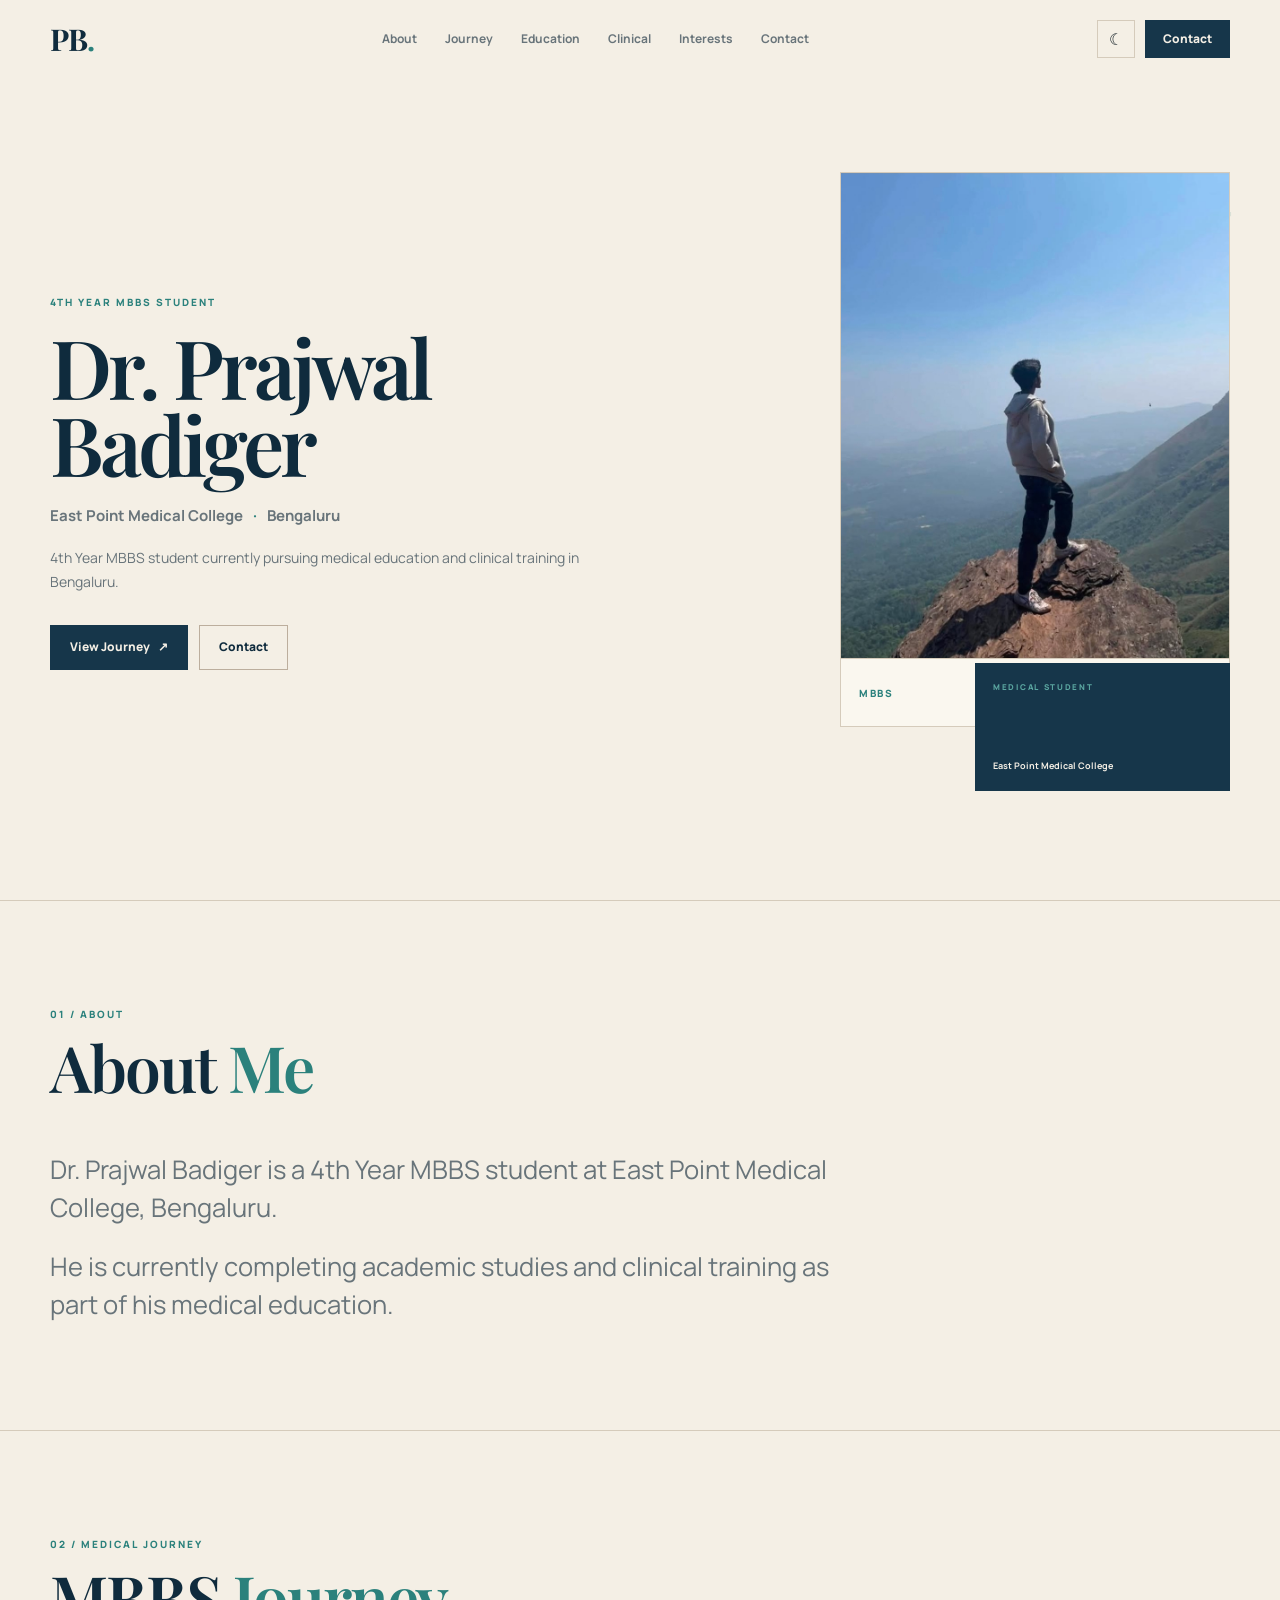
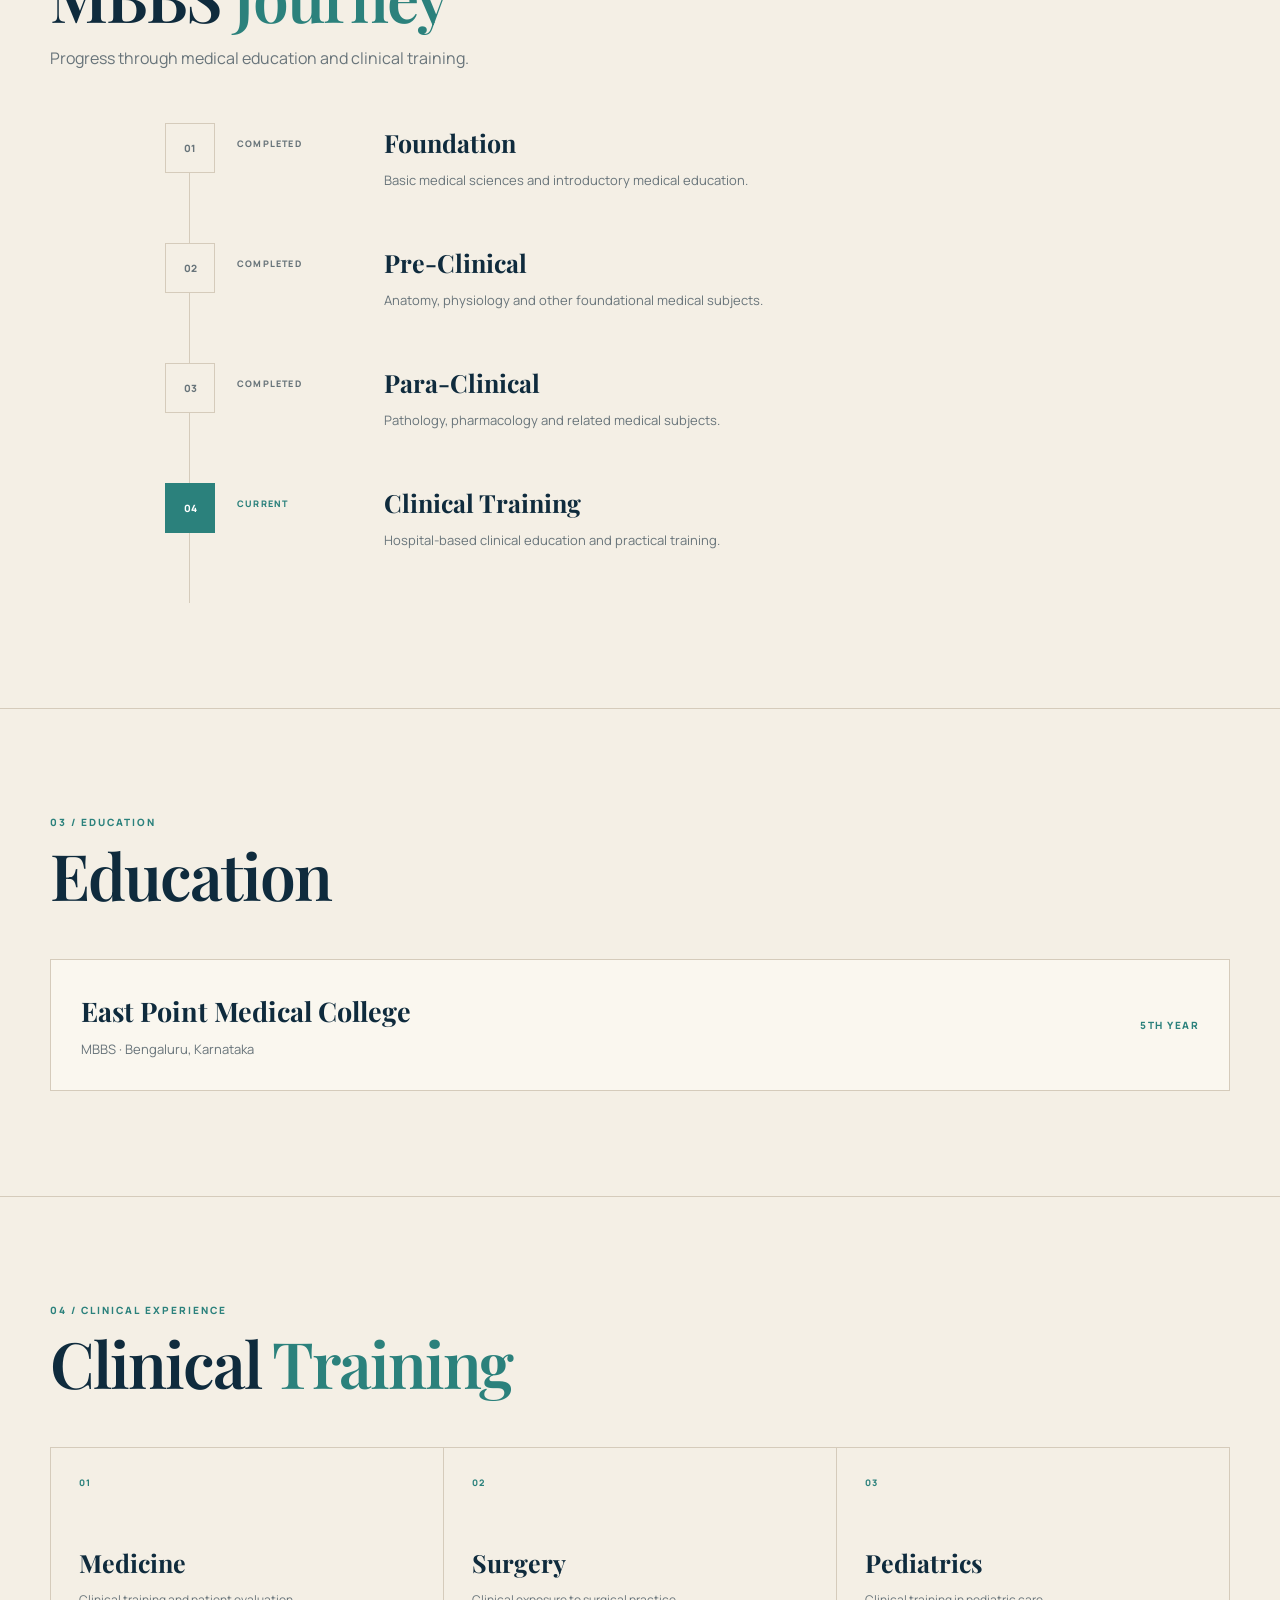
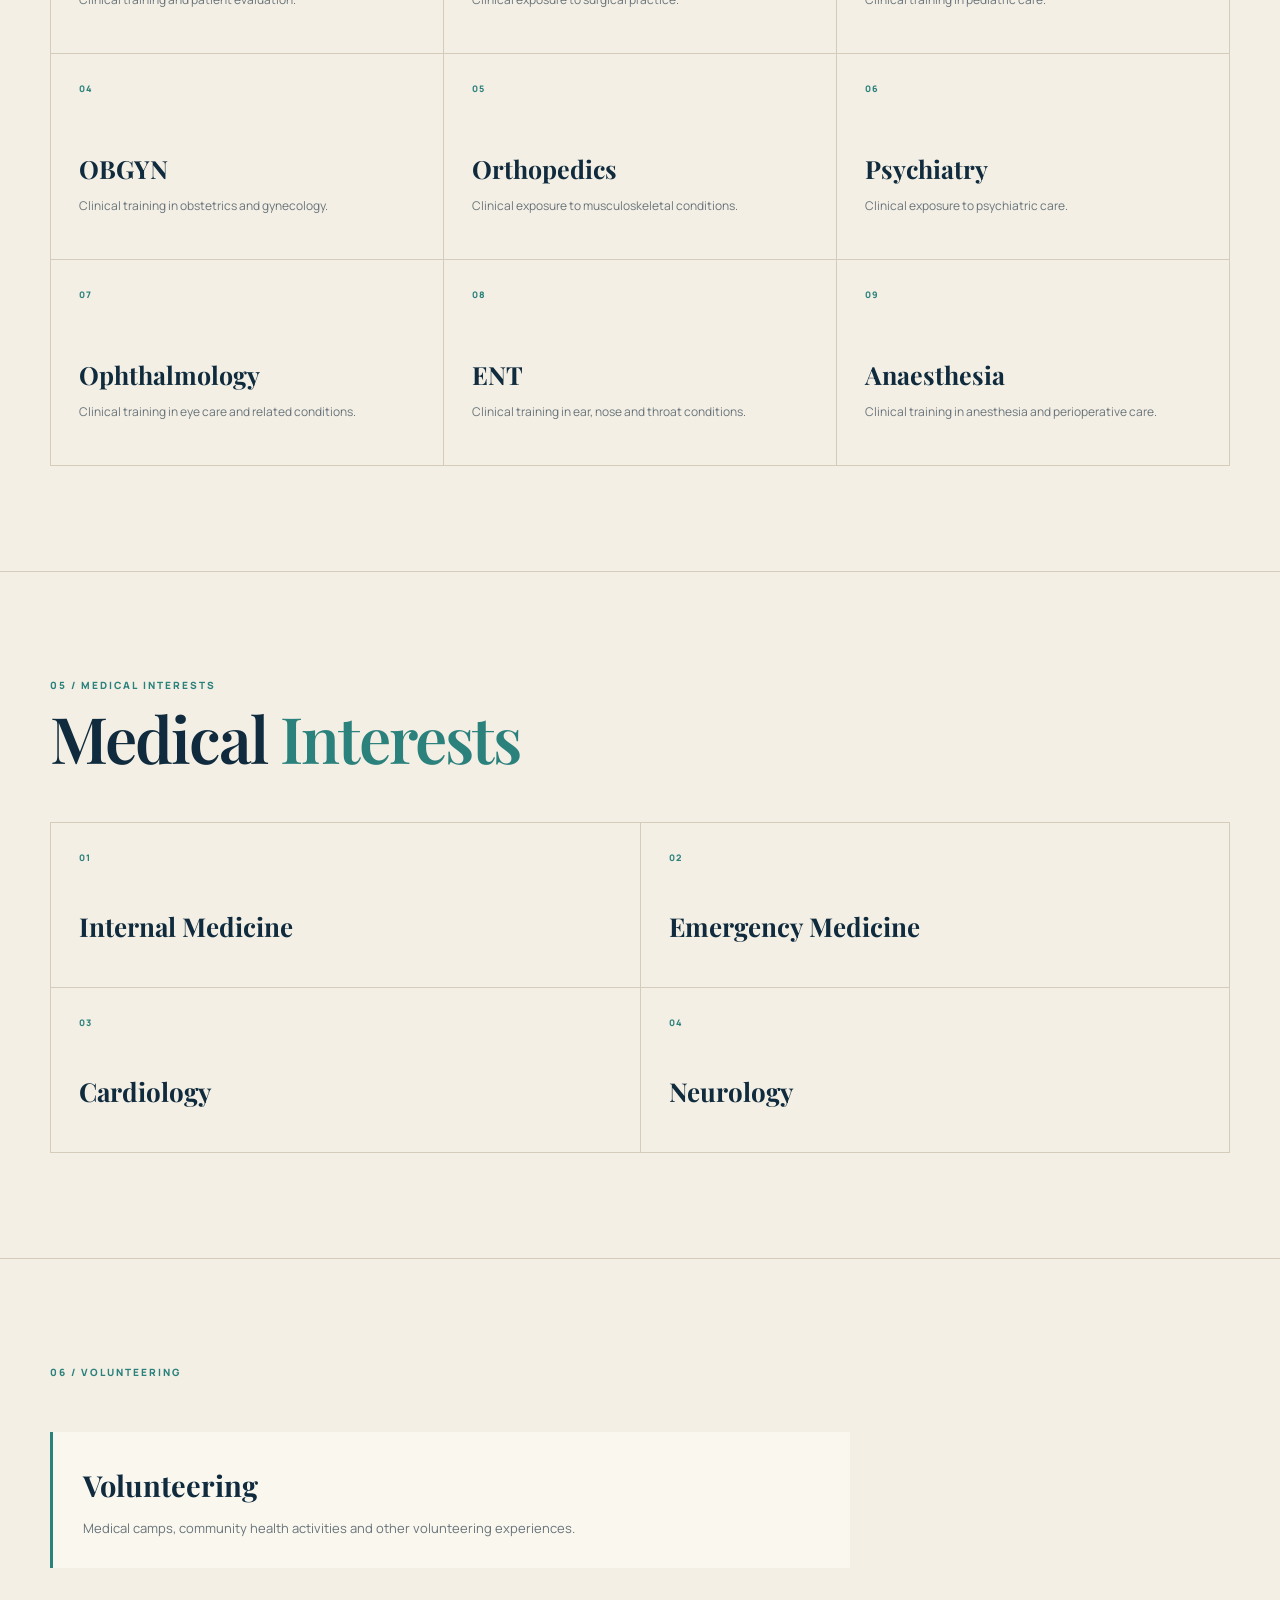
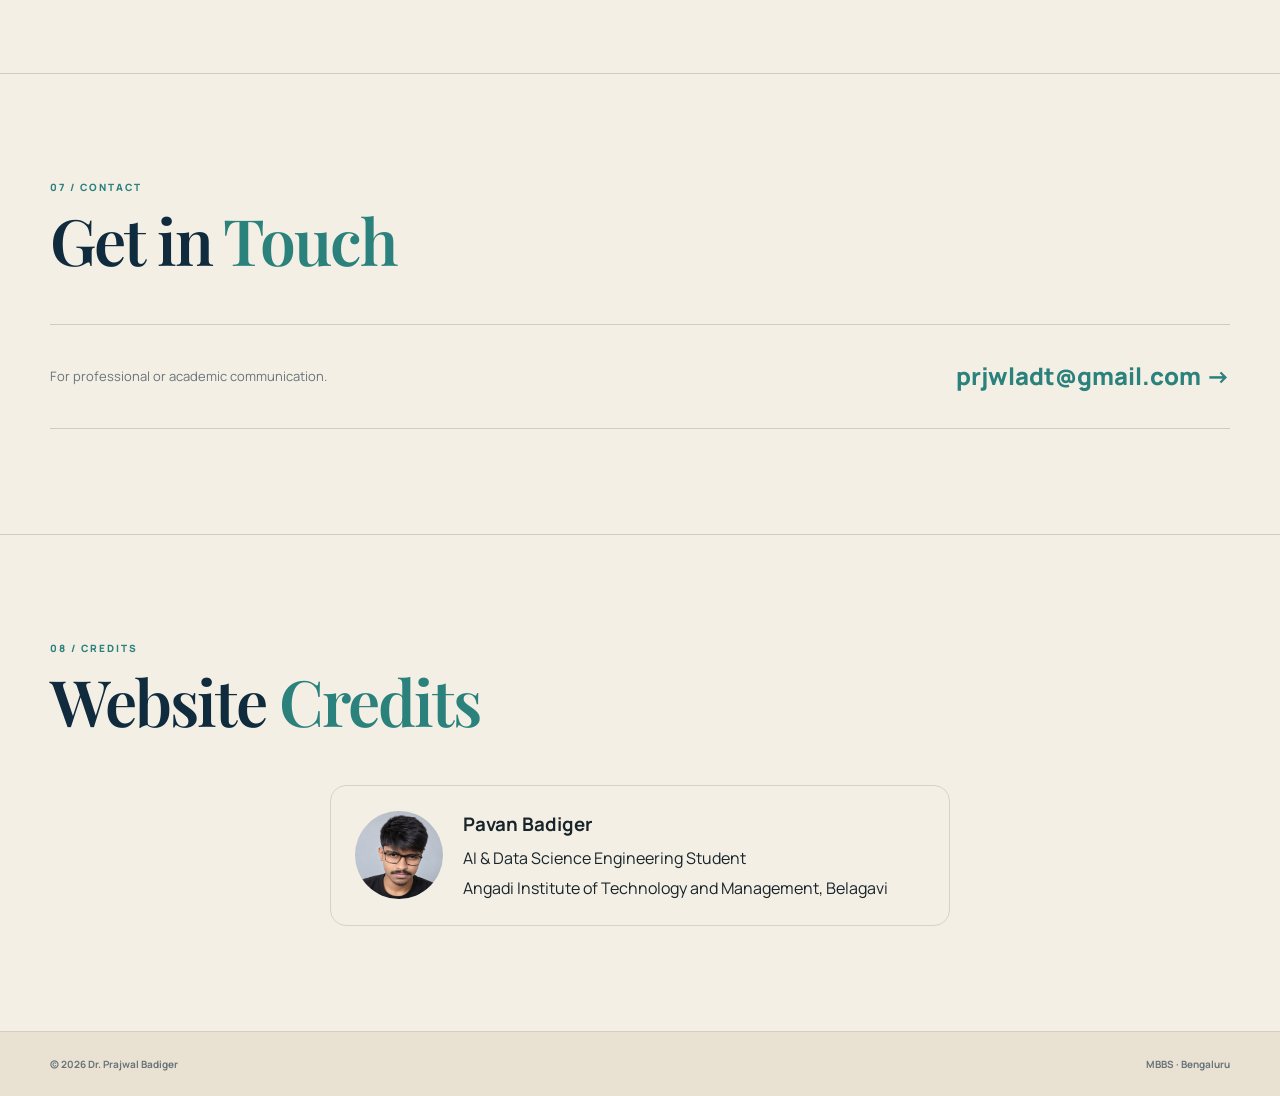
<file: frontend/index.html>
<!doctype html>
<html lang="en">
  <head>
    <meta charset="UTF-8" />
    <meta name="viewport" content="width=device-width, initial-scale=1.0" />

    <title>Dr. Prajwal Badiger | MBBS</title>

    <meta
      name="description"
      content="Portfolio of Dr. Prajwal Badiger, 5th Year MBBS student at East Point Medical College, Bengaluru."
    />

    <meta name="theme-color" content="#f7f5ef" />

    <link rel="icon" type="image/png" href="assets/Icon.png" />
    <link rel="stylesheet" href="style.css" />

    <link rel="preconnect" href="https://fonts.googleapis.com" />
    <link rel="preconnect" href="https://fonts.gstatic.com" crossorigin />
    <link
      href="https://fonts.googleapis.com/css2?family=Manrope:wght@400;500;600;700;800&family=Playfair+Display:wght@500;600;700&display=swap"
      rel="stylesheet"
    />
  </head>

  <body>
    <header class="navbar">
      <div class="navbar-inner">
        <a href="#home" class="logo" aria-label="Prajwal Badiger home">
          PB<span>.</span>
        </a>

        <nav class="nav-links" aria-label="Main navigation">
          <a href="#about">About</a>
          <a href="#journey">Journey</a>
          <a href="#education">Education</a>
          <a href="#clinical">Clinical</a>
          <a href="#interests">Interests</a>
          <a href="#contact">Contact</a>
        </nav>

        <div class="nav-actions">
          <button
            class="theme-toggle"
            id="themeToggle"
            type="button"
            aria-label="Toggle theme"
          >
            <span class="theme-icon" aria-hidden="true">☾</span>
          </button>

          <a href="#contact" class="nav-contact">Contact</a>
        </div>
      </div>
    </header>

    <main>
      <!-- Hero -->
      <section class="hero" id="home">
        <div class="container">
          <div class="hero-grid">
            <div class="hero-content">
              <div class="hero-eyebrow">4TH YEAR MBBS STUDENT</div>

              <h1 class="hero-title">
                Dr. Prajwal<br />
                Badiger
              </h1>

              <p class="hero-subtitle">
                East Point Medical College
                <span aria-hidden="true">·</span>
                Bengaluru
              </p>

              <p class="hero-description">
                4th Year MBBS student currently pursuing medical education and
                clinical training in Bengaluru.
              </p>

              <div class="hero-buttons">
                <a href="#journey" class="btn btn-primary">
                  View Journey <span aria-hidden="true">↗</span>
                </a>

                <a href="#contact" class="btn btn-secondary">Contact</a>
              </div>
            </div>

            <div class="hero-visual">
              <div class="portrait-card">
                <div class="portrait-image">
                  <img
                    src="assets/Profile.jpeg"
                    alt="Portrait of Dr. Prajwal Badiger"
                  />
                </div>

                <div class="portrait-info">
                  <span>MBBS</span>
                  <strong>5th Year</strong>
                </div>
              </div>

              <div class="ecg-card">
                <span class="ecg-label">MEDICAL STUDENT</span>

                <svg
                  viewBox="0 0 300 70"
                  preserveAspectRatio="none"
                  aria-hidden="true"
                >
                  <polyline
                    points="0,38 35,38 48,38 58,20 70,55 82,38 120,38 135,38 148,15 160,58 173,38 220,38 235,38 248,25 260,50 273,38 300,38"
                  />
                </svg>

                <strong class="ecg-school">East Point Medical College</strong>
              </div>

              <div class="medical-symbol" aria-hidden="true">+</div>
            </div>
          </div>
        </div>
      </section>

      <!-- About -->
      <section class="section about" id="about">
        <div class="container">
          <div class="section-header">
            <span class="section-eyebrow">01 / ABOUT</span>
            <h2 class="section-title">About <em>Me</em></h2>
          </div>

          <div class="about-content">
            <p>
              Dr. Prajwal Badiger is a 4th Year MBBS student at East Point
              Medical College, Bengaluru.
            </p>

            <p>
              He is currently completing academic studies and clinical training
              as part of his medical education.
            </p>
          </div>
        </div>
      </section>

      <!-- Medical Journey -->
      <section class="section journey" id="journey">
        <div class="container">
          <div class="section-header">
            <span class="section-eyebrow">02 / MEDICAL JOURNEY</span>
            <h2 class="section-title">MBBS <em>Journey</em></h2>
            <p class="section-description">
              Progress through medical education and clinical training.
            </p>
          </div>

          <div class="timeline">
            <div class="timeline-item">
              <div class="timeline-dot">01</div>
              <div class="timeline-status">COMPLETED</div>
              <div class="timeline-content">
                <h3>Foundation</h3>
                <p>
                  Basic medical sciences and introductory medical education.
                </p>
              </div>
            </div>

            <div class="timeline-item">
              <div class="timeline-dot">02</div>
              <div class="timeline-status">COMPLETED</div>
              <div class="timeline-content">
                <h3>Pre-Clinical</h3>
                <p>
                  Anatomy, physiology and other foundational medical subjects.
                </p>
              </div>
            </div>

            <div class="timeline-item">
              <div class="timeline-dot">03</div>
              <div class="timeline-status">COMPLETED</div>
              <div class="timeline-content">
                <h3>Para-Clinical</h3>
                <p>Pathology, pharmacology and related medical subjects.</p>
              </div>
            </div>

            <div class="timeline-item active">
              <div class="timeline-dot">04</div>
              <div class="timeline-status">CURRENT</div>
              <div class="timeline-content">
                <h3>Clinical Training</h3>
                <p>Hospital-based clinical education and practical training.</p>
              </div>
            </div>
          </div>
        </div>
      </section>

      <!-- Education -->
      <section class="section education" id="education">
        <div class="container">
          <div class="section-header">
            <span class="section-eyebrow">03 / EDUCATION</span>
            <h2 class="section-title">Education</h2>
          </div>

          <div class="education-card">
            <div>
              <h3>East Point Medical College</h3>
              <p>MBBS · Bengaluru, Karnataka</p>
            </div>

            <div class="education-year">5TH YEAR</div>
          </div>
        </div>
      </section>

      <!-- Clinical Training -->
      <section class="section clinical" id="clinical">
        <div class="container">
          <div class="section-header">
            <span class="section-eyebrow">04 / CLINICAL EXPERIENCE</span>
            <h2 class="section-title">Clinical <em>Training</em></h2>
          </div>

          <div class="clinical-grid">
            <a
              href="subjects/medicine/index.html"
              class="clinical-card clinical-card-link"
              aria-label="Open Medicine study resources"
            >
              <div class="clinical-number">01</div>
              <h3>Medicine</h3>
              <p>Clinical training and patient evaluation.</p>
            </a>

            <article class="clinical-card">
              <div class="clinical-number">02</div>
              <h3>Surgery</h3>
              <p>Clinical exposure to surgical practice.</p>
            </article>

            <article class="clinical-card">
              <div class="clinical-number">03</div>
              <h3>Pediatrics</h3>
              <p>Clinical training in pediatric care.</p>
            </article>

            <article class="clinical-card">
              <div class="clinical-number">04</div>
              <h3>OBGYN</h3>
              <p>Clinical training in obstetrics and gynecology.</p>
            </article>

            <article class="clinical-card">
              <div class="clinical-number">05</div>
              <h3>Orthopedics</h3>
              <p>Clinical exposure to musculoskeletal conditions.</p>
            </article>

            <article class="clinical-card">
              <div class="clinical-number">06</div>
              <h3>Psychiatry</h3>
              <p>Clinical exposure to psychiatric care.</p>
            </article>

            <article class="clinical-card">
              <div class="clinical-number">07</div>
              <h3>Ophthalmology</h3>
              <p>Clinical training in eye care and related conditions.</p>
            </article>

            <article class="clinical-card">
              <div class="clinical-number">08</div>
              <h3>ENT</h3>
              <p>Clinical training in ear, nose and throat conditions.</p>
            </article>

            <article class="clinical-card">
              <div class="clinical-number">09</div>
              <h3>Anaesthesia</h3>
              <p>Clinical training in anesthesia and perioperative care.</p>
            </article>
          </div>
        </div>
      </section>

      <!-- Medical Interests -->
      <section class="section interests" id="interests">
        <div class="container">
          <div class="section-header">
            <span class="section-eyebrow">05 / MEDICAL INTERESTS</span>
            <h2 class="section-title">Medical <em>Interests</em></h2>
          </div>

          <div class="interests-grid">
            <div class="interest-item">
              <div class="interest-number">01</div>
              <h3>Internal Medicine</h3>
            </div>

            <div class="interest-item">
              <div class="interest-number">02</div>
              <h3>Emergency Medicine</h3>
            </div>

            <div class="interest-item">
              <div class="interest-number">03</div>
              <h3>Cardiology</h3>
            </div>

            <div class="interest-item">
              <div class="interest-number">04</div>
              <h3>Neurology</h3>
            </div>
          </div>
        </div>
      </section>

      <!-- Volunteering -->
      <section class="section volunteering">
        <div class="container">
          <div class="section-header">
            <span class="section-eyebrow">06 / VOLUNTEERING</span>
          </div>

          <div class="volunteer-content">
            <h3>Volunteering</h3>
            <p>
              Medical camps, community health activities and other volunteering
              experiences.
            </p>
          </div>
        </div>
      </section>

      <!-- Contact -->
      <section class="section contact" id="contact">
        <div class="container">
          <div class="section-header">
            <span class="section-eyebrow">07 / CONTACT</span>
            <h2 class="section-title">Get in <em>Touch</em></h2>
          </div>

          <div class="contact-content">
            <div class="contact-text">
              <p>For professional or academic communication.</p>
            </div>

            <a href="mailto:prjwladt@gmail.com" class="contact-email">
              prjwladt@gmail.com →
            </a>
          </div>
        </div>
      </section>

      <!-- Credits -->
      <section class="section credits" id="credits">
        <div class="container">
          <div class="section-header">
            <span class="section-eyebrow">08 / CREDITS</span>
            <h2 class="section-title">Website <em>Credits</em></h2>
          </div>

          <div
            class="credits-card"
            style="
              display: flex;
              align-items: center;
              gap: 1.25rem;
              max-width: 620px;
              margin: 0 auto;
              padding: 1.5rem;
              border: 1px solid var(--border-color, rgba(0, 0, 0, 0.12));
              border-radius: 1rem;
            "
          >
            <img
              src="assets/Pavan.jpeg"
              alt="Pavan Badiger"
              style="
                width: 88px;
                height: 88px;
                object-fit: cover;
                border-radius: 50%;
                flex-shrink: 0;
              "
            />

            <div>
              <h3 style="margin: 0 0 0.4rem">Pavan Badiger</h3>
              <p style="margin: 0 0 0.25rem">
                AI &amp; Data Science Engineering Student
              </p>
              <p style="margin: 0">
                Angadi Institute of Technology and Management, Belagavi
              </p>
            </div>
          </div>
        </div>
      </section>
    </main>

    <button
      class="back-to-top"
      id="backToTop"
      type="button"
      aria-label="Back to top"
    >
      ↑
    </button>

    <footer class="footer">
      <div class="container footer-inner">
        <div>© 2026 Dr. Prajwal Badiger</div>
        <div>MBBS · Bengaluru</div>
      </div>
    </footer>

    <script src="script.js"></script>
  </body>
</html>
</file>
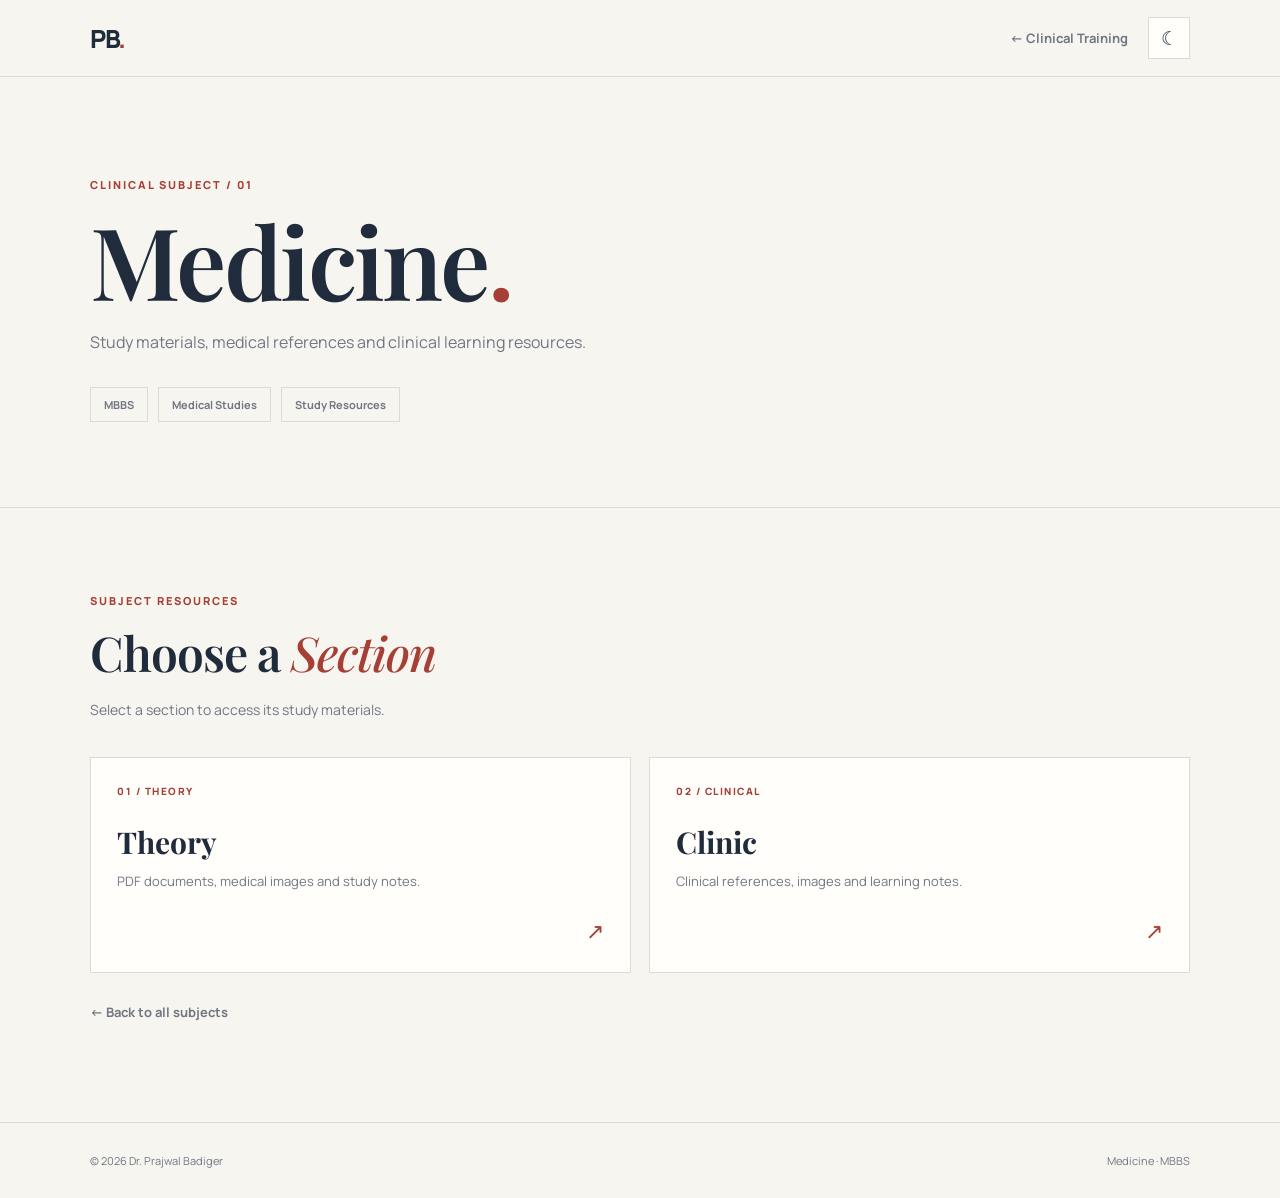
<file: frontend/subjects/medicine/index.html>
<!doctype html>
<html lang="en">
  <head>
    <meta charset="UTF-8" />
    <meta name="viewport" content="width=device-width, initial-scale=1.0" />

    <title>Medicine | Dr. Prajwal Badiger</title>
    <meta
      name="description"
      content="Medicine study resources, theory materials and clinical learning resources for Dr. Prajwal Badiger."
    />

    <link rel="icon" type="image/png" href="../../assets/Icon.png" />
    <link rel="stylesheet" href="style.css" />

    <link rel="preconnect" href="https://fonts.googleapis.com" />
    <link rel="preconnect" href="https://fonts.gstatic.com" crossorigin />

    <link
      href="https://fonts.googleapis.com/css2?family=Manrope:wght@400;500;600;700;800&family=Playfair+Display:wght@500;600;700&display=swap"
      rel="stylesheet"
    />
  </head>

  <body>
    <header class="navbar">
      <div class="navbar-inner">
        <a href="../../index.html" class="logo" aria-label="Portfolio home">
          PB<span>.</span>
        </a>

        <a href="../../index.html#clinical" class="back-link">
          ← Clinical Training
        </a>

        <button
          type="button"
          class="theme-toggle"
          id="themeToggle"
          aria-label="Toggle theme"
        >
          <span class="theme-icon">☾</span>
        </button>
      </div>
    </header>

    <main>
      <section class="medicine-hero">
        <div class="container">
          <span class="eyebrow">CLINICAL SUBJECT / 01</span>

          <h1>Medicine<span>.</span></h1>

          <p class="description">
            Study materials, medical references and clinical learning resources.
          </p>

          <div class="subject-meta">
            <span>MBBS</span>
            <span>Medical Studies</span>
            <span>Study Resources</span>
          </div>
        </div>
      </section>

      <section class="resources" id="resources">
        <div class="container">
          <div class="section-heading">
            <span class="eyebrow">SUBJECT RESOURCES</span>
            <h2>Choose a <em>Section</em></h2>
            <p>Select a section to access its study materials.</p>
          </div>

          <div class="resource-grid">
            <a
              href="theory/index.html"
              class="resource-card"
              aria-label="Open Medicine Theory resources"
            >
              <span class="resource-number">01 / THEORY</span>

              <div>
                <h3>Theory</h3>
                <p>PDF documents, medical images and study notes.</p>
              </div>

              <span class="resource-arrow" aria-hidden="true">↗</span>
            </a>

            <a
              href="clinic/index.html"
              class="resource-card"
              aria-label="Open Medicine Clinical resources"
            >
              <span class="resource-number">02 / CLINICAL</span>

              <div>
                <h3>Clinic</h3>
                <p>Clinical references, images and learning notes.</p>
              </div>

              <span class="resource-arrow" aria-hidden="true">↗</span>
            </a>
          </div>

          <a href="../../index.html#clinical" class="bottom-back">
            ← Back to all subjects
          </a>
        </div>
      </section>
    </main>

    <footer class="footer">
      <div class="container footer-inner">
        <span>© 2026 Dr. Prajwal Badiger</span>
        <span>Medicine · MBBS</span>
      </div>
    </footer>

    <script src="script.js"></script>
  </body>
</html>
</file>
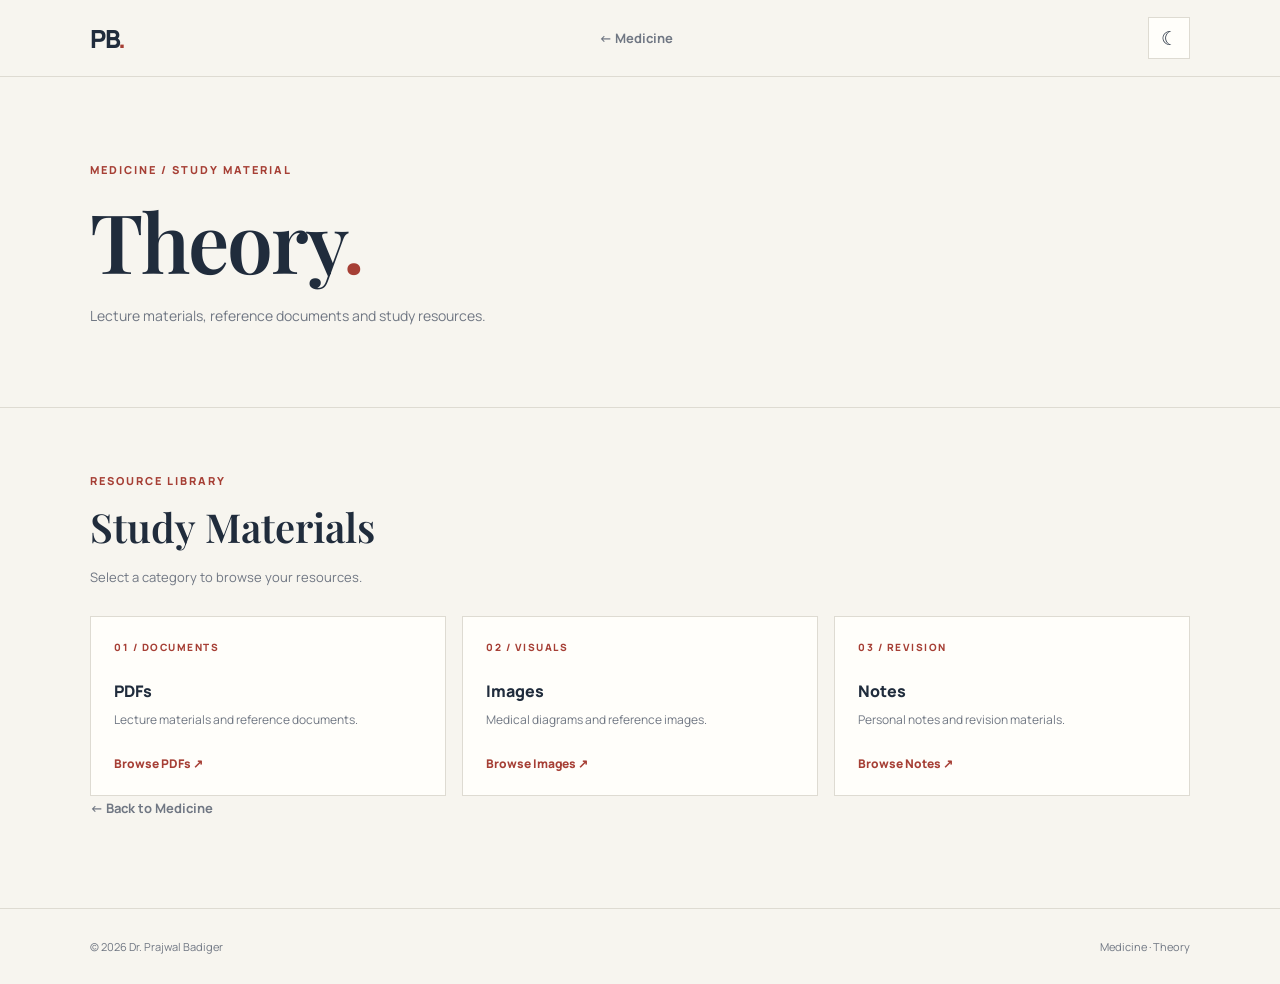
<file: frontend/subjects/medicine/theory/index.html>
<!doctype html>
<html lang="en">
  <head>
    <meta charset="UTF-8" />
    <meta name="viewport" content="width=device-width, initial-scale=1.0" />

    <title>Theory Resources | Dr. Prajwal Badiger</title>
    <meta
      name="description"
      content="Medicine theory PDFs, medical images and study notes."
    />

    <link rel="icon" type="image/png" href="../../../assets/Icon.png" />
    <link rel="stylesheet" href="../resource.css" />

    <link rel="preconnect" href="https://fonts.googleapis.com" />
    <link rel="preconnect" href="https://fonts.gstatic.com" crossorigin />
    <link
      href="https://fonts.googleapis.com/css2?family=Manrope:wght@400;500;600;700;800&family=Playfair+Display:wght@500;600;700&display=swap"
      rel="stylesheet"
    />
  </head>

  <body>
    <header class="navbar">
      <div class="navbar-inner">
        <a href="../../../index.html" class="logo"> PB<span>.</span> </a>

        <a href="../index.html" class="back-link">← Medicine</a>

        <button
          type="button"
          class="theme-toggle"
          id="themeToggle"
          aria-label="Toggle theme"
        >
          <span class="theme-icon">☾</span>
        </button>
      </div>
    </header>

    <main>
      <section class="page-hero">
        <div class="container">
          <span class="eyebrow">MEDICINE / STUDY MATERIAL</span>

          <h1>Theory<span>.</span></h1>

          <p class="page-description">
            Lecture materials, reference documents and study resources.
          </p>
        </div>
      </section>

      <section class="resource-section">
        <div class="container">
          <div class="resource-heading">
            <span class="eyebrow">RESOURCE LIBRARY</span>

            <h2>Study Materials</h2>

            <p>Select a category to browse your resources.</p>
          </div>

          <div class="file-grid">
            <a href="pdfs/" class="file-card">
              <span class="file-type">01 / DOCUMENTS</span>

              <div>
                <h3>PDFs</h3>
                <p>Lecture materials and reference documents.</p>
              </div>

              <span class="file-action">Browse PDFs ↗</span>
            </a>

            <a href="images/" class="file-card">
              <span class="file-type">02 / VISUALS</span>

              <div>
                <h3>Images</h3>
                <p>Medical diagrams and reference images.</p>
              </div>

              <span class="file-action">Browse Images ↗</span>
            </a>

            <a href="notes/" class="file-card">
              <span class="file-type">03 / REVISION</span>

              <div>
                <h3>Notes</h3>
                <p>Personal notes and revision materials.</p>
              </div>

              <span class="file-action">Browse Notes ↗</span>
            </a>
          </div>

          <a href="../index.html" class="bottom-back"> ← Back to Medicine </a>
        </div>
      </section>
    </main>

    <footer class="page-footer">
      <div class="container footer-inner">
        <span>© 2026 Dr. Prajwal Badiger</span>
        <span>Medicine · Theory</span>
      </div>
    </footer>

    <script>
      const toggle = document.getElementById("themeToggle");
      const icon = document.querySelector(".theme-icon");

      function setTheme(theme) {
        document.body.classList.toggle("dark", theme === "dark");
        icon.textContent = theme === "dark" ? "☀" : "☾";
      }

      try {
        setTheme(localStorage.getItem("prajwal-theme") || "light");
      } catch {
        setTheme("light");
      }

      toggle.addEventListener("click", () => {
        const next = document.body.classList.contains("dark")
          ? "light"
          : "dark";

        setTheme(next);

        try {
          localStorage.setItem("prajwal-theme", next);
        } catch {}
      });
    </script>
  </body>
</html>
</file>
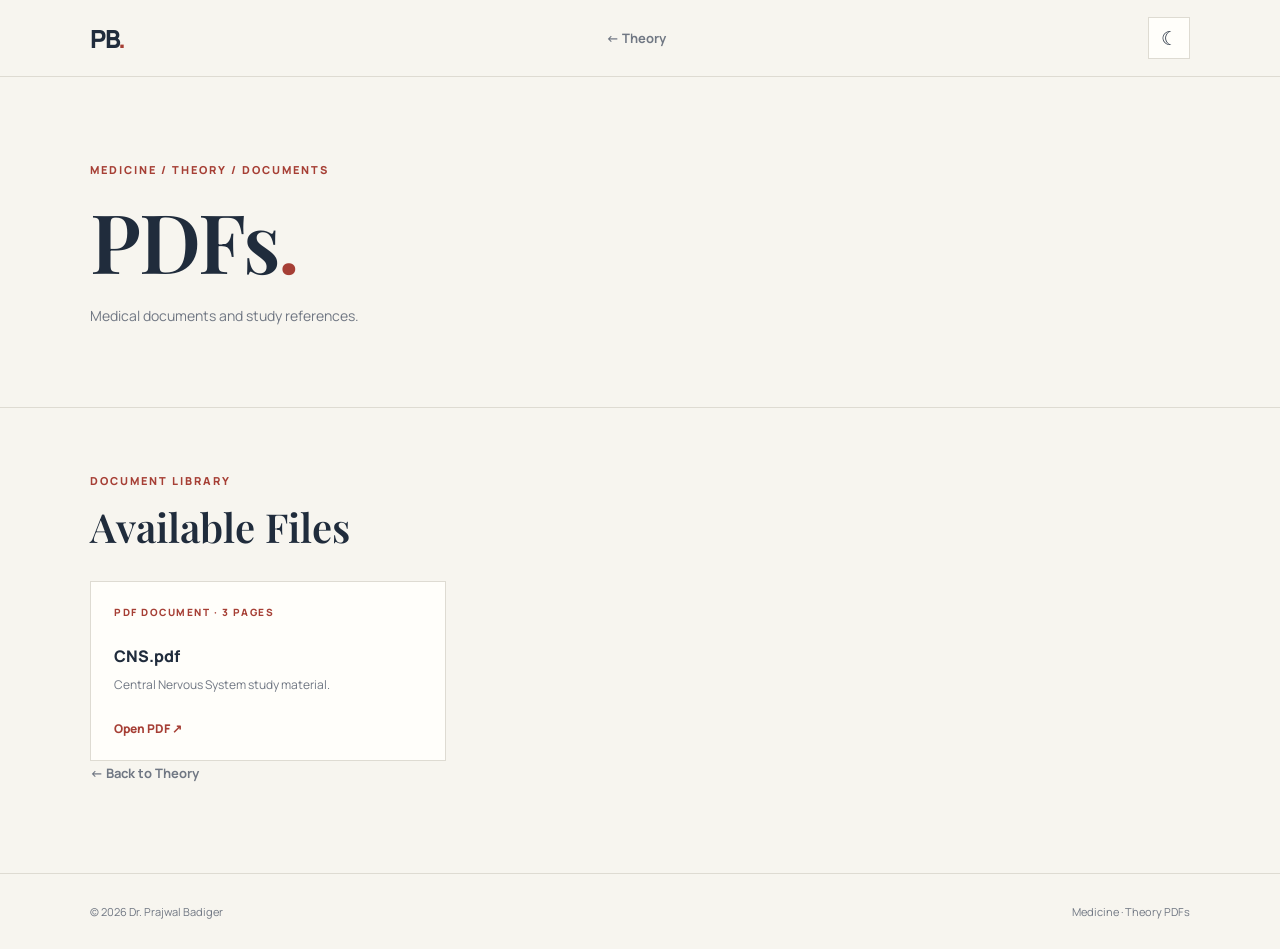
<file: frontend/subjects/medicine/theory/pdfs/index.html>
<!doctype html>
<html lang="en">
  <head>
    <meta charset="UTF-8" />
    <meta name="viewport" content="width=device-width, initial-scale=1.0" />
    <title>Theory PDFs | Dr. Prajwal Badiger</title>
    <link rel="icon" href="../../../../assets/Icon.png" />
    <link rel="stylesheet" href="../../resource.css" />
    <link rel="preconnect" href="https://fonts.googleapis.com" />
    <link rel="preconnect" href="https://fonts.gstatic.com" crossorigin />
    <link
      href="https://fonts.googleapis.com/css2?family=Manrope:wght@400;500;600;700;800&family=Playfair+Display:wght@500;600;700&display=swap"
      rel="stylesheet"
    />
  </head>
  <body>
    <header class="navbar">
      <div class="navbar-inner">
        <a href="../../../../index.html" class="logo">PB<span>.</span></a>
        <a href="../index.html" class="back-link">← Theory</a>
        <button class="theme-toggle" id="themeToggle" aria-label="Toggle theme">
          <span class="theme-icon">☾</span>
        </button>
      </div>
    </header>

    <main>
      <section class="page-hero">
        <div class="container">
          <span class="eyebrow">MEDICINE / THEORY / DOCUMENTS</span>
          <h1>PDFs<span>.</span></h1>
          <p class="page-description">
            Medical documents and study references.
          </p>
        </div>
      </section>

      <section class="resource-section">
        <div class="container">
          <div class="resource-heading">
            <span class="eyebrow">DOCUMENT LIBRARY</span>
            <h2>Available Files</h2>
          </div>

          <div class="file-grid">
            <a
              href="CNS.pdf"
              class="file-card"
              target="_blank"
              rel="noopener noreferrer"
            >
              <span class="file-type">PDF DOCUMENT · 3 PAGES</span>
              <div>
                <h3>CNS.pdf</h3>
                <p>Central Nervous System study material.</p>
              </div>
              <span class="file-action">Open PDF ↗</span>
            </a>
          </div>

          <a href="../index.html" class="bottom-back">← Back to Theory</a>
        </div>
      </section>
    </main>

    <footer class="page-footer">
      <div class="container footer-inner">
        <span>© 2026 Dr. Prajwal Badiger</span>
        <span>Medicine · Theory PDFs</span>
      </div>
    </footer>

    <script>
      const toggle = document.getElementById("themeToggle");
      const icon = document.querySelector(".theme-icon");

      function setTheme(theme) {
        document.body.classList.toggle("dark", theme === "dark");
        icon.textContent = theme === "dark" ? "☀" : "☾";
      }

      try {
        setTheme(localStorage.getItem("prajwal-theme") || "light");
      } catch {
        setTheme("light");
      }

      toggle.addEventListener("click", () => {
        const next = document.body.classList.contains("dark")
          ? "light"
          : "dark";
        setTheme(next);
        try {
          localStorage.setItem("prajwal-theme", next);
        } catch {}
      });
    </script>
  </body>
</html>
</file>
<file: frontend/style.css>
:root {
  --bg: #f4efe5;
  --surface: #faf7ef;
  --surface-2: #e9e1d2;
  --text: #18242a;
  --muted: #68747a;
  --ink: #16364a;
  --ink-dark: #0f2b3d;
  --teal: #2b817c;
  --teal-soft: #5ba7a1;
  --border: #d5cbbb;
  --border-strong: #bcae9d;
  --max-width: 1180px;
  --nav-height: 78px;
  --ease: 220ms ease;
}
body.dark {
  --bg: #102531;
  --surface: #162f3f;
  --surface-2: #1c394a;
  --text: #f0ede4;
  --muted: #aebbc0;
  --ink: #e9eee9;
  --ink-dark: #f4f0e6;
  --teal: #6bbab4;
  --teal-soft: #86cbc5;
  --border: #294656;
  --border-strong: #3b5968;
}
* {
  margin: 0;
  padding: 0;
  box-sizing: border-box;
}
html {
  scroll-behavior: smooth;
  scroll-padding-top: 90px;
}
body {
  min-width: 320px;
  overflow-x: hidden;
  background: var(--bg);
  color: var(--text);
  font-family: "Manrope", sans-serif;
  line-height: 1.6;
  transition:
    background-color var(--ease),
    color var(--ease);
}
img,
svg {
  display: block;
}
img {
  max-width: 100%;
}
a {
  color: inherit;
  text-decoration: none;
}
button {
  font: inherit;
}
::selection {
  background: var(--teal);
  color: #fff;
}
.container {
  width: min(var(--max-width), calc(100% - 48px));
  margin-inline: auto;
}
.navbar {
  position: fixed;
  inset: 0 0 auto;
  z-index: 1000;
  height: var(--nav-height);
  background: var(--bg);
  border-bottom: 1px solid transparent;
  transition:
    background-color var(--ease),
    border-color var(--ease);
}
.navbar.scrolled {
  border-bottom-color: var(--border);
}
.navbar-inner {
  width: min(var(--max-width), calc(100% - 48px));
  height: 100%;
  margin-inline: auto;
  display: flex;
  align-items: center;
  justify-content: space-between;
  gap: 30px;
}
.logo {
  flex: 0 0 auto;
  font-family: "Playfair Display", serif;
  font-size: 30px;
  font-weight: 700;
  line-height: 1;
  letter-spacing: -1px;
  color: var(--ink-dark);
}
.logo span {
  color: var(--teal);
}
.nav-links {
  display: flex;
  align-items: center;
  gap: 28px;
}
.nav-links a {
  position: relative;
  padding: 5px 0;
  font-size: 12px;
  font-weight: 700;
  color: var(--muted);
  transition: color var(--ease);
}
.nav-links a:hover,
.nav-links a.active {
  color: var(--teal);
}
.nav-links a::after {
  content: "";
  position: absolute;
  left: 0;
  bottom: 0;
  width: 0;
  height: 1px;
  background: var(--teal);
  transition: width var(--ease);
}
.nav-links a:hover::after,
.nav-links a.active::after {
  width: 100%;
}
.nav-actions {
  display: flex;
  align-items: center;
  gap: 10px;
}
.theme-toggle {
  width: 38px;
  height: 38px;
  display: grid;
  place-items: center;
  background: transparent;
  border: 1px solid var(--border);
  color: var(--text);
  cursor: pointer;
  transition:
    background-color var(--ease),
    border-color var(--ease),
    color var(--ease);
}
.theme-toggle:hover {
  background: var(--ink);
  border-color: var(--ink);
  color: var(--bg);
}
.theme-icon {
  font-size: 16px;
  line-height: 1;
}
.nav-contact {
  min-height: 38px;
  display: inline-flex;
  align-items: center;
  justify-content: center;
  padding: 0 17px;
  background: var(--ink);
  border: 1px solid var(--ink);
  color: var(--bg);
  font-size: 12px;
  font-weight: 800;
  transition:
    background-color var(--ease),
    border-color var(--ease),
    color var(--ease);
}
.nav-contact:hover {
  background: var(--teal);
  border-color: var(--teal);
  color: #fff;
}
.hero {
  padding-top: var(--nav-height);
  border-bottom: 1px solid var(--border);
}
.hero .container {
  width: min(var(--max-width), calc(100% - 48px));
}
.hero-grid {
  min-height: calc(100vh - var(--nav-height));
  display: grid;
  grid-template-columns: minmax(0, 1fr) 460px;
  align-items: center;
  gap: 70px;
  padding: 55px 0 70px;
}
.hero-content {
  max-width: 650px;
}
.hero-eyebrow {
  margin-bottom: 18px;
  font-size: 10px;
  font-weight: 800;
  letter-spacing: 2px;
  color: var(--teal);
}
.hero-title {
  margin-bottom: 22px;
  font-family: "Playfair Display", serif;
  font-size: clamp(58px, 6.4vw, 88px);
  font-weight: 600;
  line-height: 0.94;
  letter-spacing: -4px;
  color: var(--ink-dark);
}
.hero-subtitle {
  margin-bottom: 18px;
  font-size: 15px;
  font-weight: 700;
  color: var(--muted);
}
.hero-subtitle span {
  padding-inline: 7px;
  color: var(--teal);
}
.hero-description {
  max-width: 530px;
  margin-bottom: 30px;
  font-size: 14px;
  line-height: 1.75;
  color: var(--muted);
}
.hero-buttons {
  display: flex;
  align-items: center;
  gap: 11px;
}
.btn {
  min-height: 45px;
  display: inline-flex;
  align-items: center;
  justify-content: center;
  gap: 8px;
  padding: 0 19px;
  border: 1px solid var(--ink);
  font-size: 12px;
  font-weight: 800;
  transition:
    background-color var(--ease),
    border-color var(--ease),
    color var(--ease);
}
.btn-primary {
  background: var(--ink);
  color: var(--bg);
}
.btn-primary:hover {
  background: var(--teal);
  border-color: var(--teal);
  color: #fff;
}
.btn-secondary {
  background: transparent;
  border-color: var(--border-strong);
  color: var(--ink-dark);
}
.btn-secondary:hover {
  background: var(--ink);
  border-color: var(--ink);
  color: var(--bg);
}
.hero-visual {
  position: relative;
  width: 460px;
  max-width: 100%;
  margin-inline: auto;
  padding: 0 0 64px;
}
.medical-orbit {
  display: none;
}
.portrait-card {
  position: relative;
  z-index: 2;
  width: 390px;
  margin-left: auto;
  background: var(--surface);
  border: 1px solid var(--border);
  overflow: hidden;
}
.portrait-image {
  width: 100%;
  aspect-ratio: 4/5;
  overflow: hidden;
  background: var(--surface-2);
}
.portrait-image img {
  width: 100%;
  height: 100%;
  object-fit: cover;
  object-position: center;
  filter: saturate(0.92);
}
.portrait-info {
  min-height: 68px;
  display: flex;
  align-items: center;
  justify-content: space-between;
  gap: 20px;
  padding: 0 18px;
  background: var(--surface);
  border-top: 1px solid var(--border);
}
.portrait-info span {
  font-size: 10px;
  font-weight: 800;
  letter-spacing: 1.5px;
  color: var(--teal);
}
.portrait-info strong {
  font-size: 11px;
  font-weight: 800;
  color: var(--text);
}
.ecg-card {
  position: absolute;
  right: 0;
  bottom: 0;
  z-index: 5;
  width: 255px;
  height: 128px;
  display: flex;
  flex-direction: column;
  justify-content: space-between;
  padding: 17px;
  background: var(--ink);
  border: 1px solid var(--ink);
  color: var(--bg);
}
.ecg-label {
  font-size: 8px;
  font-weight: 800;
  letter-spacing: 1.7px;
  color: var(--teal-soft);
}
.ecg-card svg {
  width: 100%;
  height: 40px;
}
.ecg-card polyline {
  fill: none;
  stroke: var(--teal-soft);
  stroke-width: 2;
  stroke-linecap: round;
  stroke-linejoin: round;
  stroke-dasharray: 500;
  stroke-dashoffset: 500;
  animation: ecgDraw 3s linear infinite;
}
@keyframes ecgDraw {
  to {
    stroke-dashoffset: 0;
  }
}
.ecg-school {
  font-size: 9px;
  color: var(--bg);
}
.medical-symbol {
  position: absolute;
  top: 12px;
  right: -4px;
  z-index: 1;
  font-family: Arial, sans-serif;
  font-size: 60px;
  font-weight: 300;
  line-height: 1;
  color: var(--teal);
  opacity: 0.12;
  pointer-events: none;
}
.section {
  padding: 105px 0;
  border-bottom: 1px solid var(--border);
}
.section-header {
  margin-bottom: 52px;
}
.section-eyebrow {
  display: block;
  margin-bottom: 13px;
  font-size: 10px;
  font-weight: 800;
  letter-spacing: 2px;
  color: var(--teal);
}
.section-title {
  font-family: "Playfair Display", serif;
  font-size: clamp(42px, 5vw, 66px);
  font-weight: 600;
  line-height: 1;
  letter-spacing: -2px;
  color: var(--ink-dark);
}
.section-title em {
  font-style: normal;
  color: var(--teal);
}
.section-description {
  max-width: 600px;
  margin-top: 17px;
  color: var(--muted);
}
.about-content {
  max-width: 820px;
}
.about-content p {
  margin-bottom: 20px;
  font-size: clamp(20px, 2vw, 27px);
  line-height: 1.5;
  color: var(--muted);
}
.about-content p:last-child {
  margin-bottom: 0;
}
.timeline {
  position: relative;
  max-width: 950px;
  margin-inline: auto;
}
.timeline::before {
  content: "";
  position: absolute;
  left: 24px;
  top: 0;
  bottom: 0;
  width: 1px;
  background: var(--border);
}
.timeline-item {
  position: relative;
  display: grid;
  grid-template-columns: 50px 125px minmax(0, 1fr);
  gap: 22px;
  min-height: 120px;
  padding-bottom: 38px;
}
.timeline-item:last-child {
  padding-bottom: 0;
}
.timeline-dot {
  position: relative;
  z-index: 2;
  width: 50px;
  height: 50px;
  display: grid;
  place-items: center;
  background: var(--bg);
  border: 1px solid var(--border);
  font-size: 10px;
  font-weight: 800;
  color: var(--muted);
}
.timeline-item.active .timeline-dot {
  background: var(--teal);
  border-color: var(--teal);
  color: #fff;
}
.timeline-status {
  padding-top: 14px;
  font-size: 9px;
  font-weight: 800;
  letter-spacing: 1.2px;
  color: var(--muted);
}
.timeline-item.active .timeline-status {
  color: var(--teal);
}
.timeline-content {
  min-width: 0;
}
.timeline-content h3 {
  margin-bottom: 7px;
  font-family: "Playfair Display", serif;
  font-size: 25px;
  color: var(--ink-dark);
}
.timeline-content p {
  max-width: 600px;
  font-size: 13px;
  color: var(--muted);
}
.education-card {
  display: flex;
  align-items: center;
  justify-content: space-between;
  gap: 30px;
  padding: 30px;
  background: var(--surface);
  border: 1px solid var(--border);
}
.education-card h3 {
  margin-bottom: 6px;
  font-family: "Playfair Display", serif;
  font-size: 27px;
  color: var(--ink-dark);
}
.education-card p {
  font-size: 13px;
  color: var(--muted);
}
.education-year {
  flex-shrink: 0;
  font-size: 10px;
  font-weight: 800;
  letter-spacing: 1.5px;
  color: var(--teal);
}
.clinical-grid {
  display: grid;
  grid-template-columns: repeat(3, 1fr);
  gap: 1px;
  background: var(--border);
  border: 1px solid var(--border);
}
.clinical-card {
  min-height: 205px;
  padding: 28px;
  background: var(--bg);
  transition: background-color var(--ease);
}
.clinical-card:hover {
  background: var(--surface);
}
.clinical-number {
  margin-bottom: 52px;
  font-size: 9px;
  font-weight: 800;
  letter-spacing: 1.2px;
  color: var(--teal);
}
.clinical-card h3 {
  margin-bottom: 7px;
  font-family: "Playfair Display", serif;
  font-size: 25px;
  color: var(--ink-dark);
}
.clinical-card p {
  font-size: 12px;
  color: var(--muted);
}
.interests-grid {
  display: grid;
  grid-template-columns: repeat(2, 1fr);
  border-top: 1px solid var(--border);
  border-left: 1px solid var(--border);
}
.interest-item {
  min-height: 165px;
  padding: 28px;
  background: var(--bg);
  border-right: 1px solid var(--border);
  border-bottom: 1px solid var(--border);
  transition: background-color var(--ease);
}
.interest-item:hover {
  background: var(--surface);
}
.interest-number {
  margin-bottom: 40px;
  font-size: 9px;
  font-weight: 800;
  letter-spacing: 1.4px;
  color: var(--teal);
}
.interest-item h3 {
  font-family: "Playfair Display", serif;
  font-size: 26px;
  color: var(--ink-dark);
}
.volunteer-content {
  max-width: 800px;
  padding: 30px;
  background: var(--surface);
  border-left: 3px solid var(--teal);
}
.volunteer-content h3 {
  margin-bottom: 9px;
  font-family: "Playfair Display", serif;
  font-size: 29px;
  color: var(--ink-dark);
}
.volunteer-content p {
  font-size: 13px;
  color: var(--muted);
}
.contact-content {
  display: flex;
  align-items: center;
  justify-content: space-between;
  gap: 40px;
  padding: 32px 0;
  border-top: 1px solid var(--border);
  border-bottom: 1px solid var(--border);
}
.contact-text p {
  font-size: 13px;
  color: var(--muted);
}
.contact-email {
  flex-shrink: 0;
  font-size: clamp(17px, 2vw, 24px);
  font-weight: 800;
  color: var(--teal);
  overflow-wrap: anywhere;
  transition: color var(--ease);
}
.contact-email:hover {
  color: var(--ink-dark);
}
.back-to-top {
  position: fixed;
  right: 24px;
  bottom: 24px;
  z-index: 900;
  width: 44px;
  height: 44px;
  display: grid;
  place-items: center;
  background: var(--surface);
  border: 1px solid var(--border);
  color: var(--text);
  cursor: pointer;
  opacity: 0;
  visibility: hidden;
  transform: translateY(10px);
  transition:
    opacity var(--ease),
    visibility var(--ease),
    transform var(--ease),
    background-color var(--ease),
    border-color var(--ease);
}
.back-to-top.show {
  opacity: 1;
  visibility: visible;
  transform: translateY(0);
}
.back-to-top:hover {
  background: var(--teal);
  border-color: var(--teal);
  color: #fff;
}
.footer {
  padding: 24px 0;
  background: var(--surface-2);
}
.footer-inner {
  display: flex;
  align-items: center;
  justify-content: space-between;
  gap: 20px;
  font-size: 10px;
  font-weight: 700;
  color: var(--muted);
}
.reveal {
  opacity: 0;
  transform: translateY(18px);
  transition:
    opacity 600ms ease,
    transform 600ms ease;
}
.reveal.visible {
  opacity: 1;
  transform: translateY(0);
}
.no-js .reveal {
  opacity: 1;
  transform: none;
}
a:focus-visible,
button:focus-visible {
  outline: 2px solid var(--teal);
  outline-offset: 3px;
}
@media (max-width: 1050px) {
  .hero-grid {
    grid-template-columns: minmax(0, 1fr) 400px;
    gap: 45px;
  }
  .hero-visual {
    width: 400px;
  }
  .portrait-card {
    width: 355px;
  }
  .ecg-card {
    width: 230px;
  }
  .nav-links {
    gap: 20px;
  }
}
@media (max-width: 850px) {
  :root {
    --nav-height: 70px;
  }
  .container,
  .navbar-inner,
  .hero .container {
    width: calc(100% - 32px);
  }
  .nav-links {
    display: none;
  }
  .nav-contact {
    display: none;
  }
  .hero-grid {
    min-height: auto;
    grid-template-columns: 1fr;
    gap: 48px;
    padding: 55px 0 65px;
  }
  .hero-content {
    max-width: 650px;
  }
  .hero-title {
    font-size: clamp(54px, 14vw, 76px);
    letter-spacing: -3px;
  }
  .hero-visual {
    width: min(430px, 100%);
    margin-inline: auto;
    padding-bottom: 62px;
  }
  .portrait-card {
    width: min(380px, calc(100% - 12px));
  }
  .ecg-card {
    right: 0;
    bottom: 0;
    width: 240px;
  }
  .medical-symbol {
    right: 0;
  }
  .section {
    padding: 90px 0;
  }
  .timeline-item {
    grid-template-columns: 50px minmax(0, 1fr);
    gap: 18px;
  }
  .timeline-dot {
    grid-column: 1;
    grid-row: 1 / span 2;
  }
  .timeline-status {
    grid-column: 2;
    grid-row: 1;
    padding-top: 0;
  }
  .timeline-content {
    grid-column: 2;
    grid-row: 2;
  }
  .education-card {
    align-items: flex-start;
    flex-direction: column;
  }
  .contact-content {
    align-items: flex-start;
    flex-direction: column;
  }
}
@media (max-width: 560px) {
  .container,
  .navbar-inner {
    width: calc(100% - 24px);
  }
  .logo {
    font-size: 27px;
  }
  .hero-grid {
    gap: 40px;
    padding: 45px 0 55px;
  }
  .hero-title {
    font-size: clamp(48px, 15vw, 66px);
  }
  .hero-subtitle {
    font-size: 14px;
  }
  .hero-description {
    font-size: 13px;
  }
  .hero-buttons {
    flex-direction: column;
    align-items: stretch;
  }
  .btn {
    width: 100%;
  }
  .hero-visual {
    width: 100%;
    padding-bottom: 56px;
  }
  .portrait-card {
    width: calc(100% - 4px);
  }
  .ecg-card {
    width: 215px;
    height: 115px;
    padding: 15px;
  }
  .medical-symbol {
    top: 8px;
    font-size: 50px;
  }
  .section {
    padding: 75px 0;
  }
  .section-title {
    font-size: 42px;
  }
  .about-content p {
    font-size: 19px;
  }
  .clinical-grid {
    grid-template-columns: 1fr;
  }
  .clinical-card {
    min-height: 185px;
  }
  .interests-grid {
    grid-template-columns: 1fr;
  }
  .interest-item {
    min-height: 140px;
  }
  .interest-item h3 {
    font-size: 24px;
  }
  .volunteer-content {
    padding: 24px;
  }
  .contact-email {
    font-size: 17px;
  }
  .footer-inner {
    align-items: flex-start;
    flex-direction: column;
  }
  .back-to-top {
    right: 14px;
    bottom: 14px;
  }
}
@media (prefers-reduced-motion: reduce) {
  html {
    scroll-behavior: auto;
  }
  *,
  *::before,
  *::after {
    animation-duration: 0.01ms !important;
    animation-iteration-count: 1 !important;
    transition-duration: 0.01ms !important;
  }
  .reveal {
    opacity: 1;
    transform: none;
  }
  .ecg-card polyline {
    animation: none;
    stroke-dashoffset: 0;
  }
}
</file>
<file: frontend/subjects/medicine/style.css>
:root {
  color-scheme: light;
  --paper: #f7f5ef;
  --surface: #fffefa;
  --text: #202c3c;
  --muted: #707783;
  --accent: #a63f35;
  --border: #dedbd2;
  --soft: #eeece4;
}

body.dark {
  color-scheme: dark;
  --paper: #172331;
  --surface: #202e3d;
  --text: #f1f2ef;
  --muted: #b4bdc7;
  --accent: #e07b6e;
  --border: #394958;
  --soft: #293847;
}

* {
  box-sizing: border-box;
}

html {
  scroll-behavior: smooth;
}

body {
  margin: 0;
  background: var(--paper);
  color: var(--text);
  font-family: "Manrope", sans-serif;
  transition:
    background 0.2s ease,
    color 0.2s ease;
}

a {
  color: inherit;
  text-decoration: none;
}

button {
  font: inherit;
}

.container {
  width: min(1100px, calc(100% - 40px));
  margin-inline: auto;
}

/* Navigation */

.navbar {
  position: sticky;
  top: 0;
  z-index: 10;
  background: var(--paper);
  border-bottom: 1px solid var(--border);
}

.navbar-inner {
  width: min(1100px, calc(100% - 40px));
  min-height: 76px;
  margin-inline: auto;
  display: flex;
  align-items: center;
  justify-content: space-between;
  gap: 20px;
}

.logo {
  font-size: 25px;
  font-weight: 800;
  letter-spacing: -1.5px;
}

.logo span,
.medicine-hero h1 span {
  color: var(--accent);
}

.back-link {
  margin-left: auto;
  color: var(--muted);
  font-size: 13px;
  font-weight: 700;
}

.back-link:hover,
.bottom-back:hover {
  color: var(--accent);
}

.theme-toggle {
  width: 42px;
  height: 42px;
  border: 1px solid var(--border);
  background: var(--surface);
  color: var(--text);
  cursor: pointer;
  font-size: 19px;
}

/* Medicine hero */

.medicine-hero {
  padding: 100px 0 85px;
  border-bottom: 1px solid var(--border);
}

.eyebrow {
  display: block;
  color: var(--accent);
  font-size: 11px;
  font-weight: 800;
  letter-spacing: 2px;
}

.medicine-hero h1 {
  margin: 18px 0;
  font-family: "Playfair Display", serif;
  font-size: clamp(56px, 9vw, 100px);
  font-weight: 600;
  letter-spacing: -3px;
  line-height: 1;
}

.description {
  max-width: 520px;
  color: var(--muted);
  font-size: 16px;
  line-height: 1.8;
}

.subject-meta {
  display: flex;
  flex-wrap: wrap;
  gap: 10px;
  margin-top: 30px;
}

.subject-meta span {
  padding: 9px 13px;
  border: 1px solid var(--border);
  color: var(--muted);
  font-size: 11px;
  font-weight: 700;
}

/* Resource section */

.resources {
  padding: 85px 0 100px;
}

.section-heading {
  margin-bottom: 35px;
}

.section-heading h2 {
  margin: 12px 0;
  font-family: "Playfair Display", serif;
  font-size: clamp(32px, 5vw, 48px);
  font-weight: 600;
  letter-spacing: -1px;
}

.section-heading h2 em {
  color: var(--accent);
  font-weight: 500;
}

.section-heading p {
  color: var(--muted);
  font-size: 14px;
  line-height: 1.7;
}

.resource-grid {
  display: grid;
  grid-template-columns: repeat(2, minmax(0, 1fr));
  gap: 18px;
}

.resource-card {
  min-height: 210px;
  padding: 26px;
  display: flex;
  flex-direction: column;
  align-items: flex-start;
  justify-content: space-between;
  gap: 24px;
  border: 1px solid var(--border);
  background: var(--surface);
  transition:
    border-color 0.2s ease,
    background 0.2s ease;
}

.resource-card:hover {
  border-color: var(--accent);
  background: var(--soft);
}

.resource-number {
  color: var(--accent);
  font-size: 10px;
  font-weight: 800;
  letter-spacing: 1.5px;
}

.resource-card h3 {
  margin: 0 0 8px;
  font-family: "Playfair Display", serif;
  font-size: 30px;
}

.resource-card p {
  margin: 0;
  color: var(--muted);
  font-size: 13px;
  line-height: 1.7;
}

.resource-arrow {
  align-self: flex-end;
  color: var(--accent);
  font-size: 22px;
}

/* Theory and Clinic panels */

.resource-view {
  grid-column: 1 / -1;
  min-width: 0;
  padding: 28px;
  border: 1px solid var(--border);
  background: var(--surface);
}

.resource-back {
  padding: 0;
  border: 0;
  background: transparent;
  color: var(--muted);
  cursor: pointer;
  font-size: 13px;
  font-weight: 700;
}

.resource-back:hover {
  color: var(--accent);
}

.resource-view h3 {
  margin: 26px 0 8px;
  font-family: "Playfair Display", serif;
  font-size: clamp(28px, 4vw, 38px);
}

.resource-view > p {
  color: var(--muted);
  font-size: 13px;
  line-height: 1.7;
}

.resource-folder-grid {
  display: grid;
  grid-template-columns: repeat(3, minmax(0, 1fr));
  gap: 12px;
  margin-top: 25px;
}

.resource-folder {
  min-height: 75px;
  padding: 18px;
  display: flex;
  align-items: center;
  justify-content: space-between;
  gap: 10px;
  border: 1px solid var(--border);
  background: var(--paper);
  color: var(--text);
  cursor: pointer;
  text-align: left;
  font-size: 13px;
  font-weight: 800;
}

.resource-folder:hover,
.resource-folder:focus-visible {
  border-color: var(--accent);
  color: var(--accent);
}

.resource-file-list {
  margin-top: 25px;
}

.resource-file-list h4 {
  margin: 0 0 12px;
  font-size: 13px;
}

.resource-file-list > p {
  color: var(--muted);
  font-size: 13px;
}

.resource-file {
  min-height: 62px;
  padding: 15px 17px;
  display: flex;
  align-items: center;
  justify-content: space-between;
  gap: 15px;
  border: 1px solid var(--border);
  background: var(--paper);
  font-size: 13px;
  overflow-wrap: anywhere;
}

.resource-file + .resource-file {
  margin-top: 8px;
}

.resource-file:hover {
  border-color: var(--accent);
}

.resource-file span:last-child {
  flex-shrink: 0;
  color: var(--accent);
  font-size: 11px;
  font-weight: 800;
}

/* Footer */

.bottom-back {
  display: inline-block;
  margin-top: 30px;
  color: var(--muted);
  font-size: 13px;
  font-weight: 700;
}

.footer {
  border-top: 1px solid var(--border);
}

.footer-inner {
  min-height: 75px;
  display: flex;
  align-items: center;
  justify-content: space-between;
  gap: 20px;
  color: var(--muted);
  font-size: 11px;
}

/* Mobile */

@media (max-width: 650px) {
  .container,
  .navbar-inner {
    width: min(100% - 30px, 1100px);
  }

  .navbar-inner {
    min-height: 65px;
  }

  .medicine-hero {
    padding: 75px 0 65px;
  }

  .medicine-hero h1 {
    letter-spacing: -2px;
  }

  .resources {
    padding: 65px 0 75px;
  }

  .resource-grid {
    grid-template-columns: 1fr;
  }

  .resource-card {
    min-height: 175px;
  }

  .resource-view {
    padding: 20px;
  }

  .resource-folder-grid {
    grid-template-columns: 1fr;
  }

  .resource-folder {
    min-height: 60px;
  }

  .resource-file {
    align-items: flex-start;
    flex-direction: column;
    gap: 8px;
  }

  .footer-inner {
    padding: 20px 0;
    align-items: flex-start;
    flex-direction: column;
    justify-content: center;
    gap: 8px;
  }
}
</file>
<file: frontend/subjects/medicine/resource.css>
:root {
  --paper: #f7f5ef;
  --surface: #fffefa;
  --text: #202c3c;
  --muted: #707783;
  --accent: #a63f35;
  --border: #dedbd2;
  --soft: #eeece4;
}

body.dark {
  color-scheme: dark;
  --paper: #172331;
  --surface: #202e3d;
  --text: #f1f2ef;
  --muted: #b4bdc7;
  --accent: #e07b6e;
  --border: #394958;
  --soft: #293847;
}

* {
  box-sizing: border-box;
}

html {
  scroll-behavior: smooth;
}

body {
  margin: 0;
  background: var(--paper);
  color: var(--text);
  font-family: "Manrope", sans-serif;
  transition:
    background 0.2s ease,
    color 0.2s ease;
}

a {
  color: inherit;
  text-decoration: none;
}

button {
  font: inherit;
}

.container {
  width: min(1100px, calc(100% - 40px));
  margin-inline: auto;
}

/* Navigation */

.navbar {
  position: sticky;
  top: 0;
  z-index: 10;
  background: var(--paper);
  border-bottom: 1px solid var(--border);
}

.navbar-inner {
  width: min(1100px, calc(100% - 40px));
  min-height: 76px;
  margin-inline: auto;
  display: flex;
  align-items: center;
  justify-content: space-between;
  gap: 20px;
}

.logo {
  font-size: 25px;
  font-weight: 800;
  letter-spacing: -1.5px;
}

.logo span {
  color: var(--accent);
}

.back-link,
.bottom-back {
  color: var(--muted);
  font-size: 13px;
  font-weight: 700;
}

.back-link:hover,
.bottom-back:hover {
  color: var(--accent);
}

.theme-toggle {
  width: 42px;
  height: 42px;
  border: 1px solid var(--border);
  background: var(--surface);
  color: var(--text);
  cursor: pointer;
  font-size: 19px;
}

/* Page heading */

.page-hero {
  padding: 85px 0 65px;
  border-bottom: 1px solid var(--border);
}

.eyebrow {
  display: block;
  color: var(--accent);
  font-size: 11px;
  font-weight: 800;
  letter-spacing: 2px;
}

.page-hero h1 {
  margin: 18px 0;
  font-family: "Playfair Display", serif;
  font-size: clamp(48px, 8vw, 82px);
  font-weight: 600;
  letter-spacing: -2px;
  line-height: 1.1;
}

.page-hero h1 span {
  color: var(--accent);
}

.page-description {
  max-width: 550px;
  color: var(--muted);
  font-size: 14px;
  line-height: 1.8;
}

/* Resource listing */

.resource-section {
  padding: 65px 0 90px;
}

.resource-heading {
  margin-bottom: 28px;
}

.resource-heading h2 {
  margin: 12px 0;
  font-family: "Playfair Display", serif;
  font-size: clamp(28px, 4vw, 40px);
  font-weight: 600;
}

.resource-heading p {
  color: var(--muted);
  font-size: 13px;
  line-height: 1.7;
}

/* PDF, image and note cards */

.file-grid {
  display: grid;
  grid-template-columns: repeat(3, minmax(0, 1fr));
  gap: 16px;
}

.file-card {
  min-height: 180px;
  padding: 23px;
  display: flex;
  flex-direction: column;
  align-items: flex-start;
  justify-content: space-between;
  gap: 24px;
  border: 1px solid var(--border);
  background: var(--surface);
  transition:
    border-color 0.2s ease,
    background 0.2s ease;
}

.file-card:hover {
  border-color: var(--accent);
  background: var(--soft);
}

.file-type {
  color: var(--accent);
  font-size: 10px;
  font-weight: 800;
  letter-spacing: 1.5px;
}

.file-card h3 {
  margin: 0 0 8px;
  font-size: 16px;
  font-weight: 800;
  overflow-wrap: anywhere;
}

.file-card p {
  margin: 0;
  color: var(--muted);
  font-size: 12px;
  line-height: 1.7;
}

.file-action {
  color: var(--accent);
  font-size: 12px;
  font-weight: 800;
}

/* Empty state */

.empty-state {
  padding: 40px 25px;
  border: 1px dashed var(--border);
  text-align: center;
}

.empty-state h3 {
  margin: 0 0 10px;
  font-family: "Playfair Display", serif;
  font-size: 24px;
}

.empty-state p {
  margin: 0;
  color: var(--muted);
  font-size: 13px;
  line-height: 1.7;
}

/* Image previews */

.file-card img {
  display: block;
  width: 100%;
  aspect-ratio: 4 / 3;
  object-fit: cover;
  border: 1px solid var(--border);
}

/* Footer */

.page-footer {
  border-top: 1px solid var(--border);
}

.footer-inner {
  min-height: 75px;
  display: flex;
  align-items: center;
  justify-content: space-between;
  gap: 15px;
  color: var(--muted);
  font-size: 11px;
}

/* Responsive */

@media (max-width: 750px) {
  .file-grid {
    grid-template-columns: repeat(2, minmax(0, 1fr));
  }

  .page-hero {
    padding: 65px 0 50px;
  }
}

@media (max-width: 500px) {
  .container,
  .navbar-inner {
    width: calc(100% - 30px);
  }

  .navbar-inner {
    min-height: 65px;
  }

  .file-grid {
    grid-template-columns: 1fr;
  }

  .file-card {
    min-height: 150px;
  }

  .footer-inner {
    padding: 20px 0;
    align-items: flex-start;
    flex-direction: column;
  }
}
</file>
